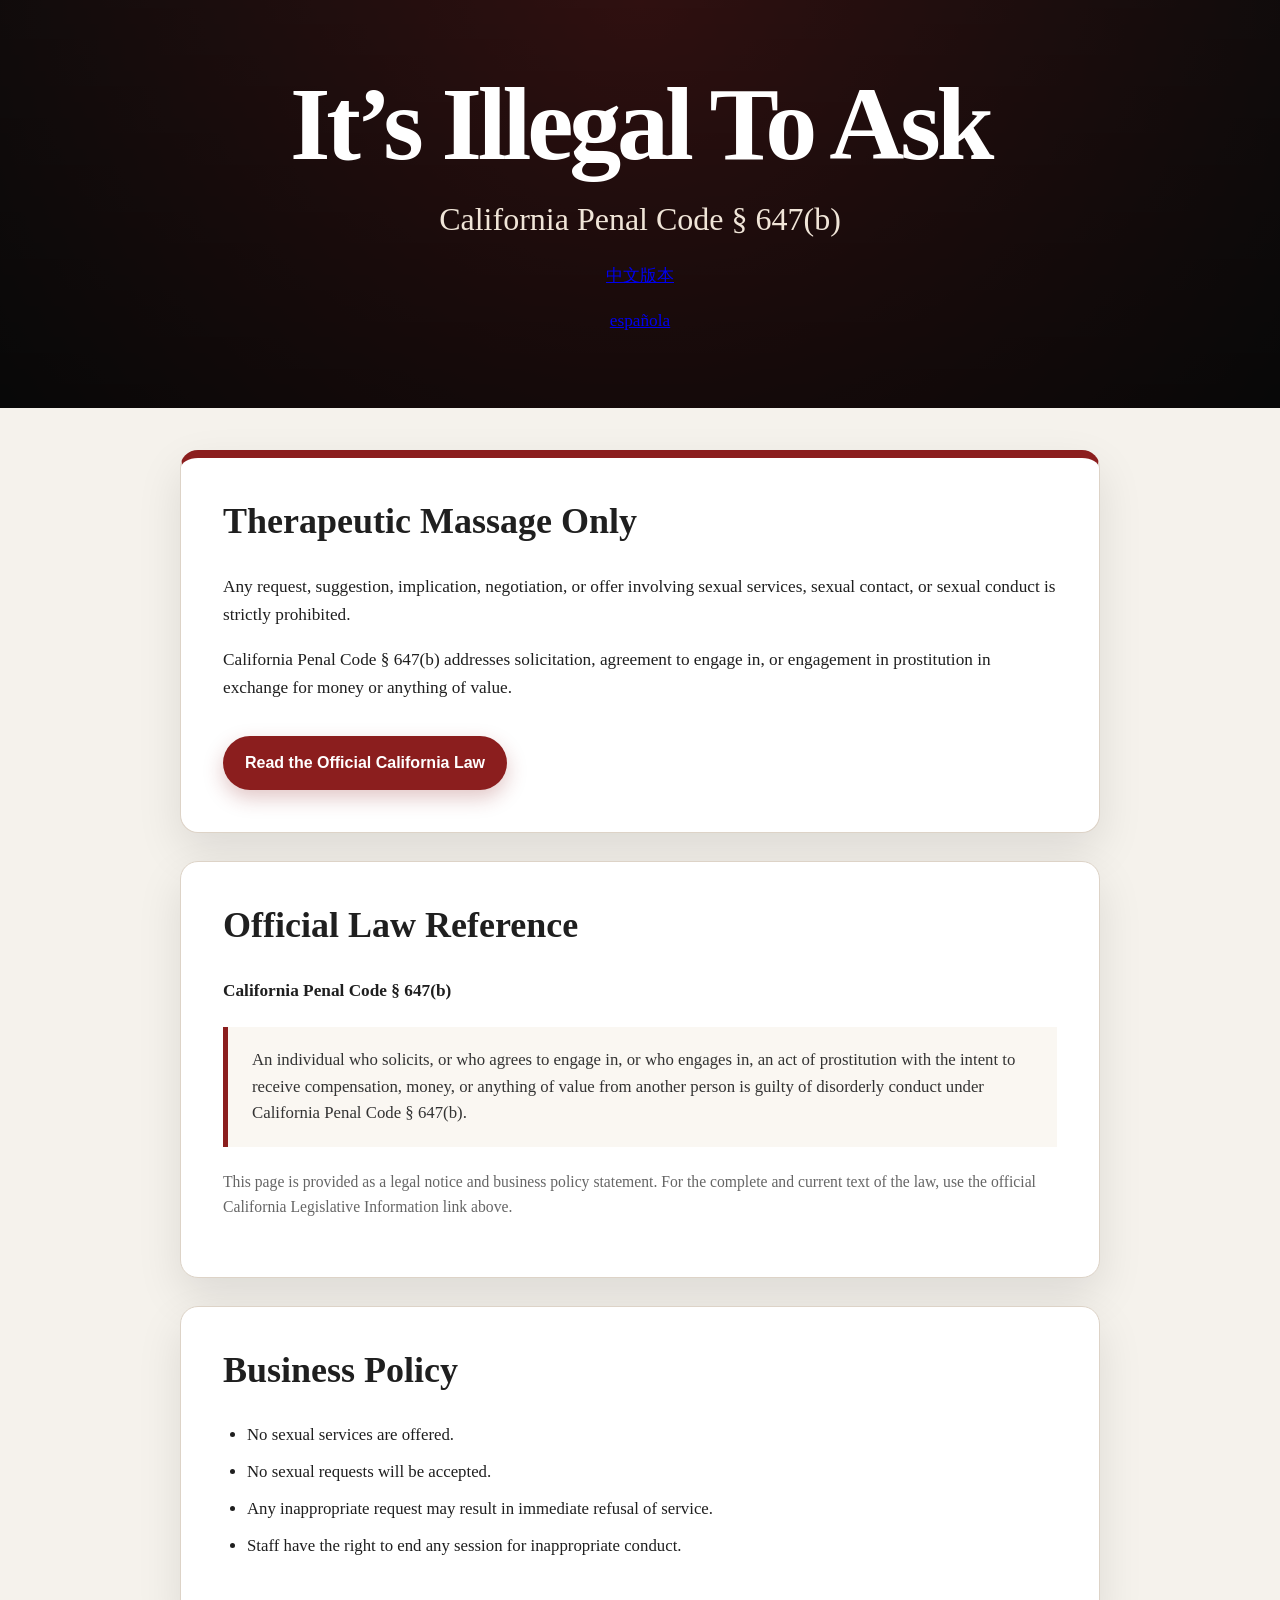
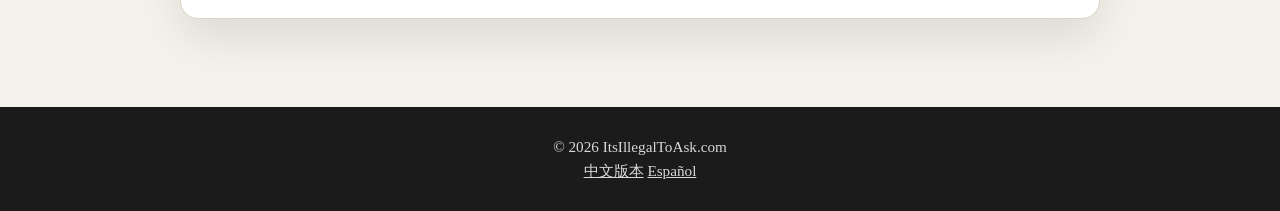
<file: index.html>
<!DOCTYPE html>
<html lang="en">
<head>
  <meta charset="UTF-8" />
  <meta name="viewport" content="width=device-width, initial-scale=1.0" />

 <title>It’s Illegal To Ask | PC 647(b)</title>

  <meta
    name="description"
    content="California Penal Code 647(b) notice: solicitation of prostitution is illegal. This business provides lawful therapeutic massage only."
  />

  <link rel="stylesheet" href="/assets/css/style.css" />
</head>

<body>
<header class="site-header">
  <div class="container">
    <h1>It’s Illegal To Ask</h1>
    <p class="subtitle">California Penal Code § 647(b)</p>
    <p><a href="mandarin.html">中文版本</a></p>
    <p><a href="espanol.html">española</a></p>
  </div>
</header>

  <main class="container">
    <section class="notice-card">
      <h2>Therapeutic Massage Only</h2>

      <p>
        Any request, suggestion, implication, negotiation, or offer involving sexual services, 
        sexual contact, or sexual conduct is strictly prohibited.
      </p>

      <p>
        California Penal Code § 647(b) addresses solicitation, agreement to
        engage in, or engagement in prostitution in exchange for money or
        anything of value.
      </p>

      <a
        class="button"
        href="https://leginfo.legislature.ca.gov/faces/codes_displaySection.xhtml?lawCode=PEN&sectionNum=647"
        target="_blank"
        rel="noopener noreferrer"
      >
        Read the Official California Law
      </a>
    </section>

    <section class="law-box">
      <h2>Official Law Reference</h2>

      <p>
        <strong>California Penal Code § 647(b)</strong>
      </p>

    <blockquote>
      An individual who solicits, or who agrees to engage in, or who engages in,
      an act of prostitution with the intent to receive compensation, money, or
      anything of value from another person is guilty of disorderly conduct under
      California Penal Code § 647(b).
    </blockquote>

      <p class="note">
        This page is provided as a legal notice and business policy statement.
        For the complete and current text of the law, use the official California
        Legislative Information link above.
      </p>
    </section>

    <section class="policy">
      <h2>Business Policy</h2>

      <ul>
        <li>No sexual services are offered.</li>
        <li>No sexual requests will be accepted.</li>
        <li>Any inappropriate request may result in immediate refusal of service.</li>
        <li>Staff have the right to end any session for inappropriate conduct.</li>
      </ul>
    </section>
  </main>

  <footer class="site-footer">
    <div class="container">
      <p>&copy; <span id="year"></span> ItsIllegalToAsk.com</p>
      <p>
      <a href="/zh/" style="color: inherit;">中文版本</a>
      <a href="/es/" style="color: inherit;">Español</a>
    </p>

    </div>
  </footer>

  <script>
    document.getElementById("year").textContent = new Date().getFullYear();
  </script>
</body>
</html>
</file>
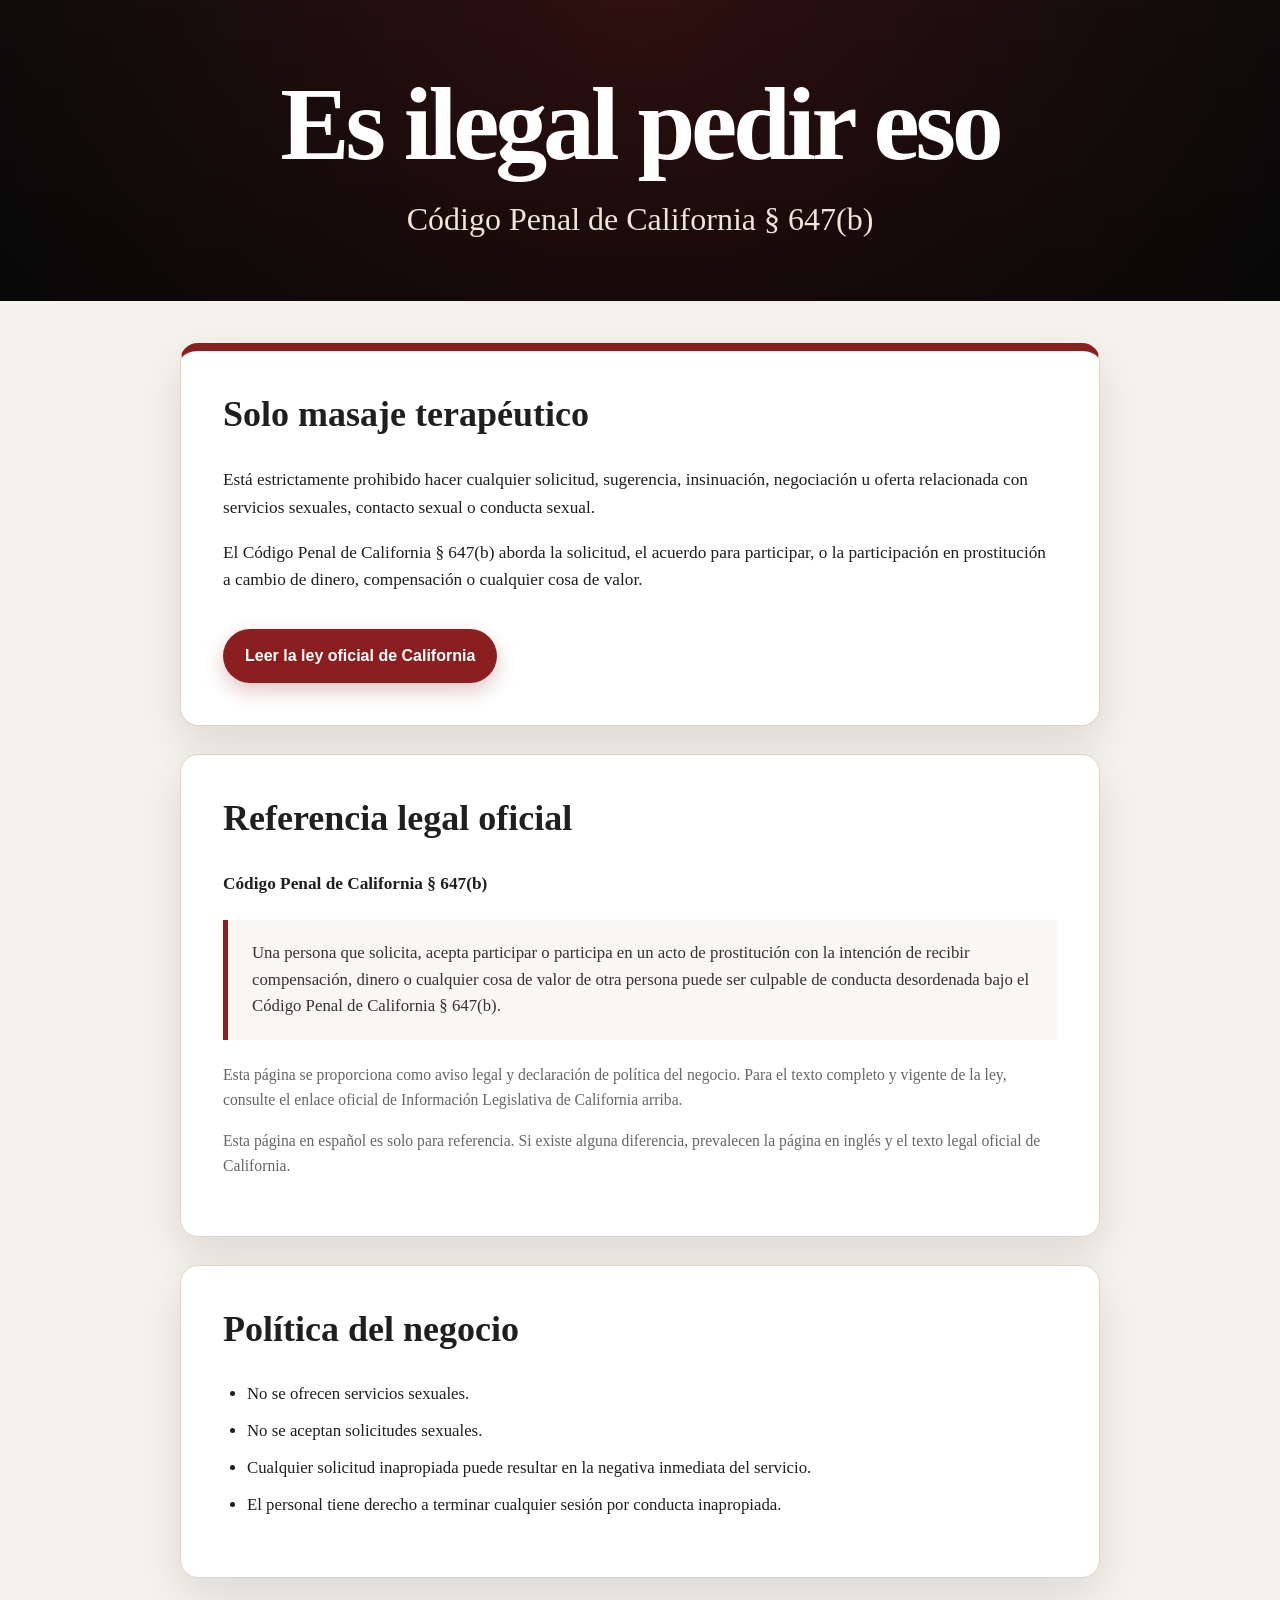
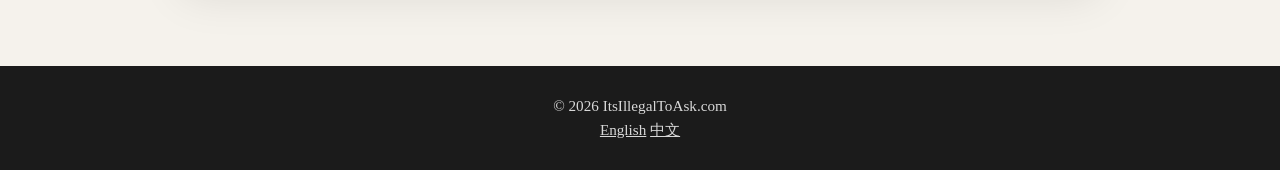
<file: espanol.html>
<!DOCTYPE html>
<html lang="es">
<head>
  <meta charset="UTF-8" />
  <meta name="viewport" content="width=device-width, initial-scale=1.0" />

  <title>Es ilegal pedir eso | Código Penal de California § 647(b)</title>

  <meta
    name="description"
    content="Aviso sobre el Código Penal de California 647(b): la solicitud de prostitución es ilegal. Este negocio ofrece únicamente servicios legales de masaje terapéutico."
  />

  <link rel="stylesheet" href="/assets/css/style.css" />
</head>

<body>
<header class="site-header">
  <div class="container">
    <h1>Es ilegal pedir eso</h1>
    <p class="subtitle">Código Penal de California § 647(b)</p>
  </div>
</header>

  <main class="container">
    <section class="notice-card">
      <h2>Solo masaje terapéutico</h2>

      <p>
        Está estrictamente prohibido hacer cualquier solicitud, sugerencia,
        insinuación, negociación u oferta relacionada con servicios sexuales,
        contacto sexual o conducta sexual.
      </p>

      <p>
        El Código Penal de California § 647(b) aborda la solicitud, el acuerdo
        para participar, o la participación en prostitución a cambio de dinero,
        compensación o cualquier cosa de valor.
      </p>

      <a
        class="button"
        href="https://leginfo.legislature.ca.gov/faces/codes_displaySection.xhtml?lawCode=PEN&sectionNum=647"
        target="_blank"
        rel="noopener noreferrer"
      >
        Leer la ley oficial de California
      </a>
    </section>

    <section class="law-box">
      <h2>Referencia legal oficial</h2>

      <p>
        <strong>Código Penal de California § 647(b)</strong>
      </p>

      <blockquote>
        Una persona que solicita, acepta participar o participa en un acto de
        prostitución con la intención de recibir compensación, dinero o cualquier
        cosa de valor de otra persona puede ser culpable de conducta desordenada
        bajo el Código Penal de California § 647(b).
      </blockquote>

      <p class="note">
        Esta página se proporciona como aviso legal y declaración de política
        del negocio. Para el texto completo y vigente de la ley, consulte el
        enlace oficial de Información Legislativa de California arriba.
      </p>

      <p class="note">
        Esta página en español es solo para referencia. Si existe alguna
        diferencia, prevalecen la página en inglés y el texto legal oficial de
        California.
      </p>
    </section>

    <section class="policy">
      <h2>Política del negocio</h2>

      <ul>
        <li>No se ofrecen servicios sexuales.</li>
        <li>No se aceptan solicitudes sexuales.</li>
        <li>Cualquier solicitud inapropiada puede resultar en la negativa inmediata del servicio.</li>
        <li>El personal tiene derecho a terminar cualquier sesión por conducta inapropiada.</li>
      </ul>
    </section>
  </main>

  <footer class="site-footer">
    <div class="container">
      <p>&copy; <span id="year"></span> ItsIllegalToAsk.com</p>
      <p>
        <a href="/" style="color: inherit;">English</a>
        <a href="mandarin.html" style="color: inherit;">中文</a>
      </p>
    </div>
  </footer>

  <script>
    document.getElementById("year").textContent = new Date().getFullYear();
  </script>
</body>
</html>
</file>
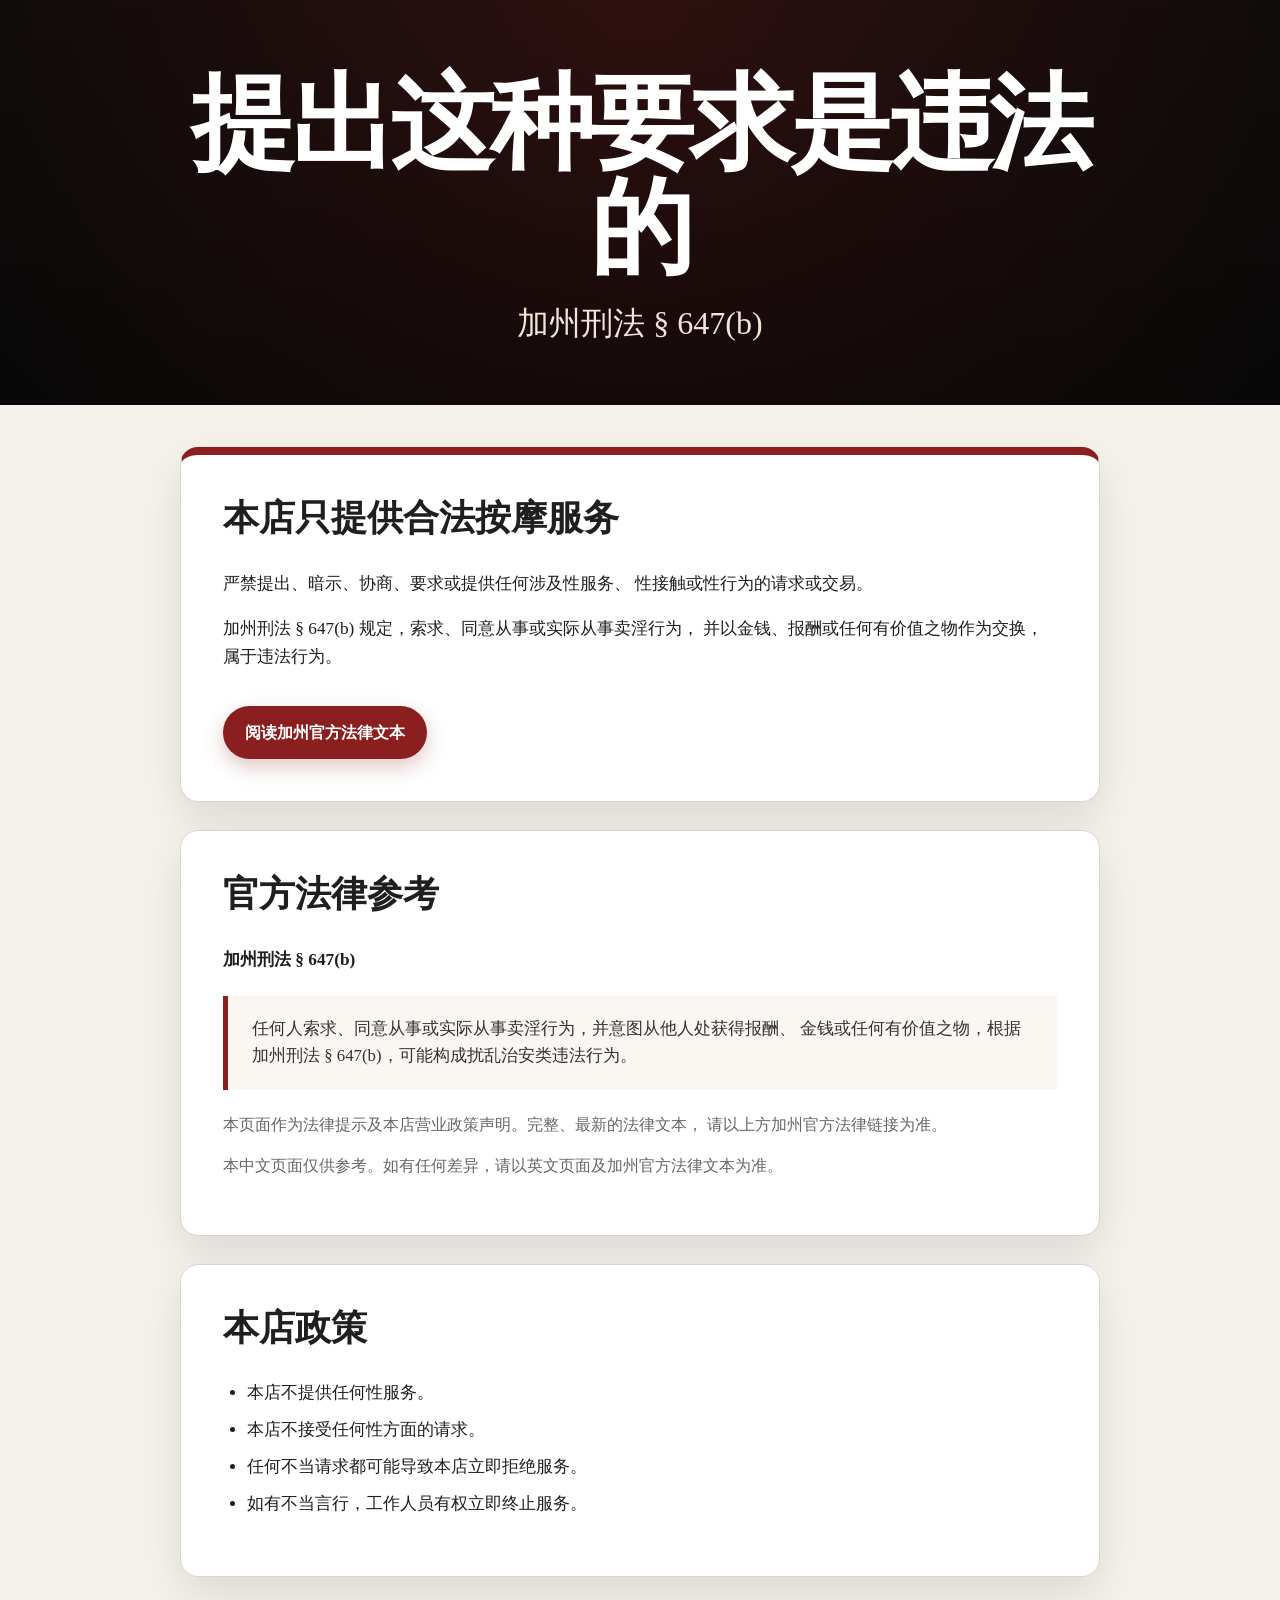
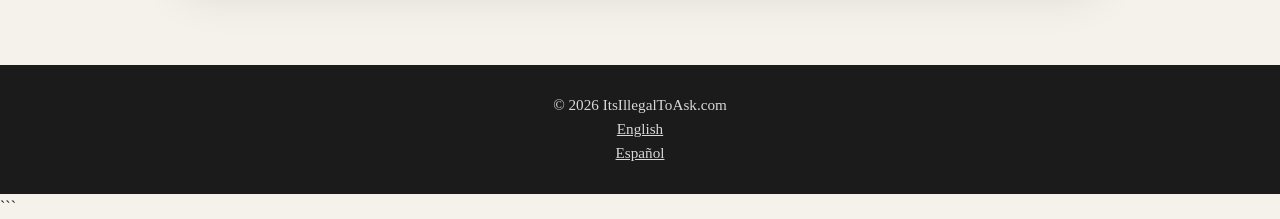
<file: mandarin.html>
<!DOCTYPE html>
<html lang="zh-CN">
<head>
  <meta charset="UTF-8" />
  <meta name="viewport" content="width=device-width, initial-scale=1.0" />

  <title>提出这种要求是违法的 | 加州刑法 § 647(b)</title>

  <meta
    name="description"
    content="加州刑法 647(b) 法律提示：卖淫嫖娼、招嫖或相关性服务请求属于违法行为。本店只提供合法的按摩服务。"
  />

  <link rel="stylesheet" href="/assets/css/style.css" />
</head>

<body>
<header class="site-header">
  <div class="container">
    <h1>提出这种要求是违法的</h1>
    <p class="subtitle">加州刑法 § 647(b)</p>
  </div>
</header>

  <main class="container">
    <section class="notice-card">
      <h2>本店只提供合法按摩服务</h2>

      <p>
        严禁提出、暗示、协商、要求或提供任何涉及性服务、
        性接触或性行为的请求或交易。
      </p>

      <p>
        加州刑法 § 647(b) 规定，索求、同意从事或实际从事卖淫行为，
        并以金钱、报酬或任何有价值之物作为交换，属于违法行为。
      </p>

      <a
        class="button"
        href="https://leginfo.legislature.ca.gov/faces/codes_displaySection.xhtml?lawCode=PEN&sectionNum=647"
        target="_blank"
        rel="noopener noreferrer"
      >
        阅读加州官方法律文本
      </a>
    </section>

    <section class="law-box">
      <h2>官方法律参考</h2>

      <p>
        <strong>加州刑法 § 647(b)</strong>
      </p>

      <blockquote>
        任何人索求、同意从事或实际从事卖淫行为，并意图从他人处获得报酬、
        金钱或任何有价值之物，根据加州刑法 § 647(b)，可能构成扰乱治安类违法行为。
      </blockquote>

      <p class="note">
        本页面作为法律提示及本店营业政策声明。完整、最新的法律文本，
        请以上方加州官方法律链接为准。
      </p>

      <p class="note">
        本中文页面仅供参考。如有任何差异，请以英文页面及加州官方法律文本为准。
      </p>
    </section>

    <section class="policy">
      <h2>本店政策</h2>

      <ul>
        <li>本店不提供任何性服务。</li>
        <li>本店不接受任何性方面的请求。</li>
        <li>任何不当请求都可能导致本店立即拒绝服务。</li>
        <li>如有不当言行，工作人员有权立即终止服务。</li>
      </ul>
    </section>
  </main>

  <footer class="site-footer">
    <div class="container">
      <p>&copy; <span id="year"></span> ItsIllegalToAsk.com</p>
      <p><a href="/" style="color: inherit;">English</a></p>
     <p><a href="espanol.html" style="color: inherit;">Español</a></p>
    </div>
  </footer>

  <script>
    document.getElementById("year").textContent = new Date().getFullYear();
  </script>
</body>
</html>
```
</file>
<file: assets/css/style.css>
:root {
  --bg: #f5f2ec;
  --text: #1f1f1f;
  --muted: #666;
  --card: #ffffff;
  --accent: #8b1e1e;
  --accent-dark: #651313;
  --border: #ddd3c7;
  --shadow: 0 18px 45px rgba(0, 0, 0, 0.10);
}

* {
  box-sizing: border-box;
}

body {
  margin: 0;
  font-family: Georgia, "Times New Roman", serif;
  background: var(--bg);
  color: var(--text);
  line-height: 1.6;
}

.container {
  width: min(920px, calc(100% - 32px));
  margin: 0 auto;
}

.site-header {
  padding: 72px 0 56px;
  background:
    linear-gradient(rgba(0, 0, 0, 0.62), rgba(0, 0, 0, 0.72)),
    radial-gradient(circle at top, #7d2a2a, #1c1c1c);
  color: white;
  text-align: center;
}

.eyebrow {
  margin: 0 0 12px;
  color: #e6d6c3;
  text-transform: uppercase;
  letter-spacing: 0.14em;
  font-size: 0.82rem;
  font-weight: bold;
}

h1 {
  margin: 0;
  font-size: clamp(3rem, 10vw, 6.5rem);
  line-height: 1;
  letter-spacing: -0.04em;
}

.subtitle {
  margin: 18px 0 0;
  font-size: clamp(1.25rem, 3vw, 2rem);
  color: #f0e5d8;
}

main {
  padding: 42px 0 60px;
}

.notice-card,
.law-box,
.policy {
  background: var(--card);
  border: 1px solid var(--border);
  border-radius: 18px;
  padding: clamp(24px, 5vw, 42px);
  margin-bottom: 28px;
  box-shadow: var(--shadow);
}

.notice-card {
  border-top: 8px solid var(--accent);
}

h2 {
  margin-top: 0;
  font-size: clamp(1.6rem, 4vw, 2.25rem);
  line-height: 1.2;
}

p {
  font-size: 1.08rem;
}

.button {
  display: inline-block;
  margin-top: 18px;
  padding: 14px 22px;
  background: var(--accent);
  color: white;
  text-decoration: none;
  border-radius: 999px;
  font-weight: bold;
  font-family: Arial, Helvetica, sans-serif;
  box-shadow: 0 8px 20px rgba(139, 30, 30, 0.25);
}

.button:hover,
.button:focus {
  background: var(--accent-dark);
}

blockquote {
  margin: 22px 0;
  padding: 20px 24px;
  border-left: 5px solid var(--accent);
  background: #faf7f2;
  color: #333;
  font-size: 1.05rem;
}

.note {
  color: var(--muted);
  font-size: 0.98rem;
}

ul {
  padding-left: 24px;
}

li {
  margin-bottom: 10px;
  font-size: 1.05rem;
}

.site-footer {
  padding: 28px 0;
  color: #d8d8d8;
  background: #1b1b1b;
  text-align: center;
}

.site-footer p {
  margin: 0;
  font-size: 0.95rem;
}

@media (max-width: 600px) {
  .site-header {
    padding: 54px 0 42px;
  }

  main {
    padding-top: 28px;
  }

  .notice-card,
  .law-box,
  .policy {
    border-radius: 14px;
  }

  .button {
    width: 100%;
    text-align: center;
  }
}
</file>
